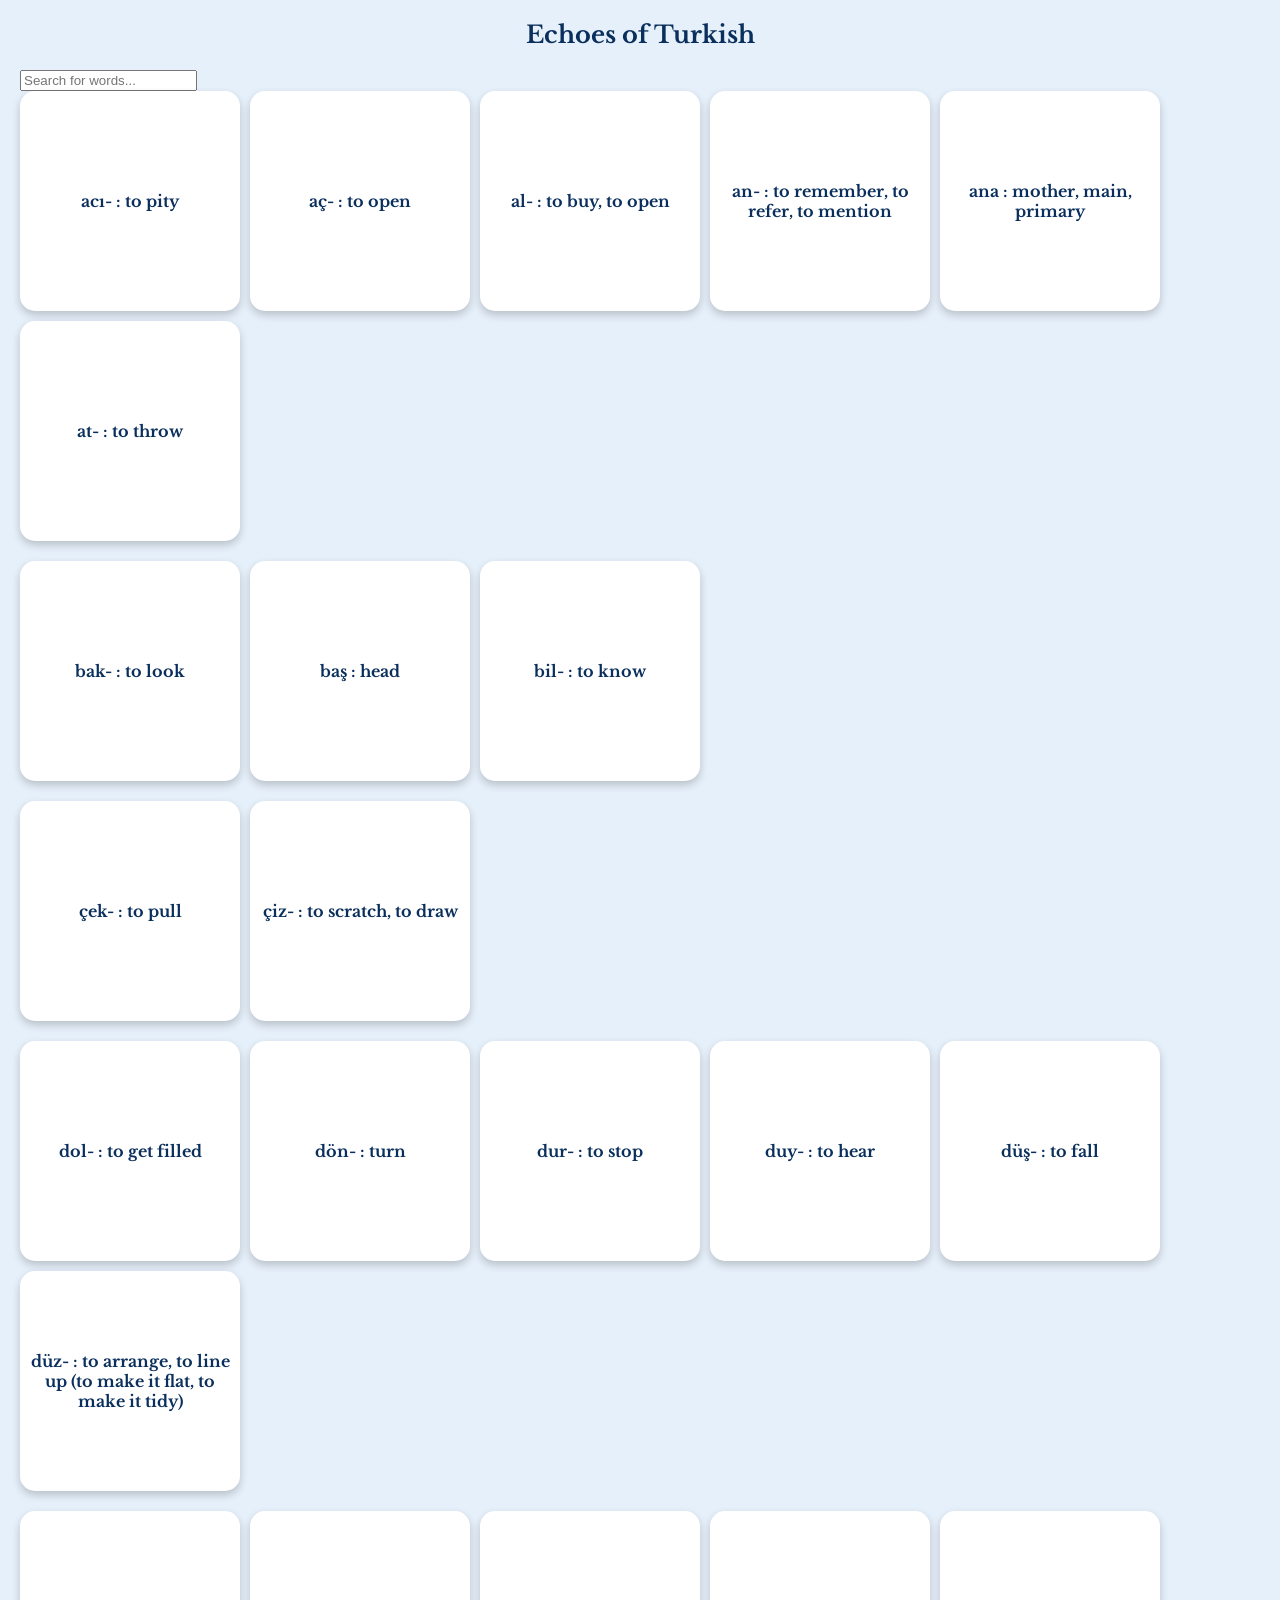
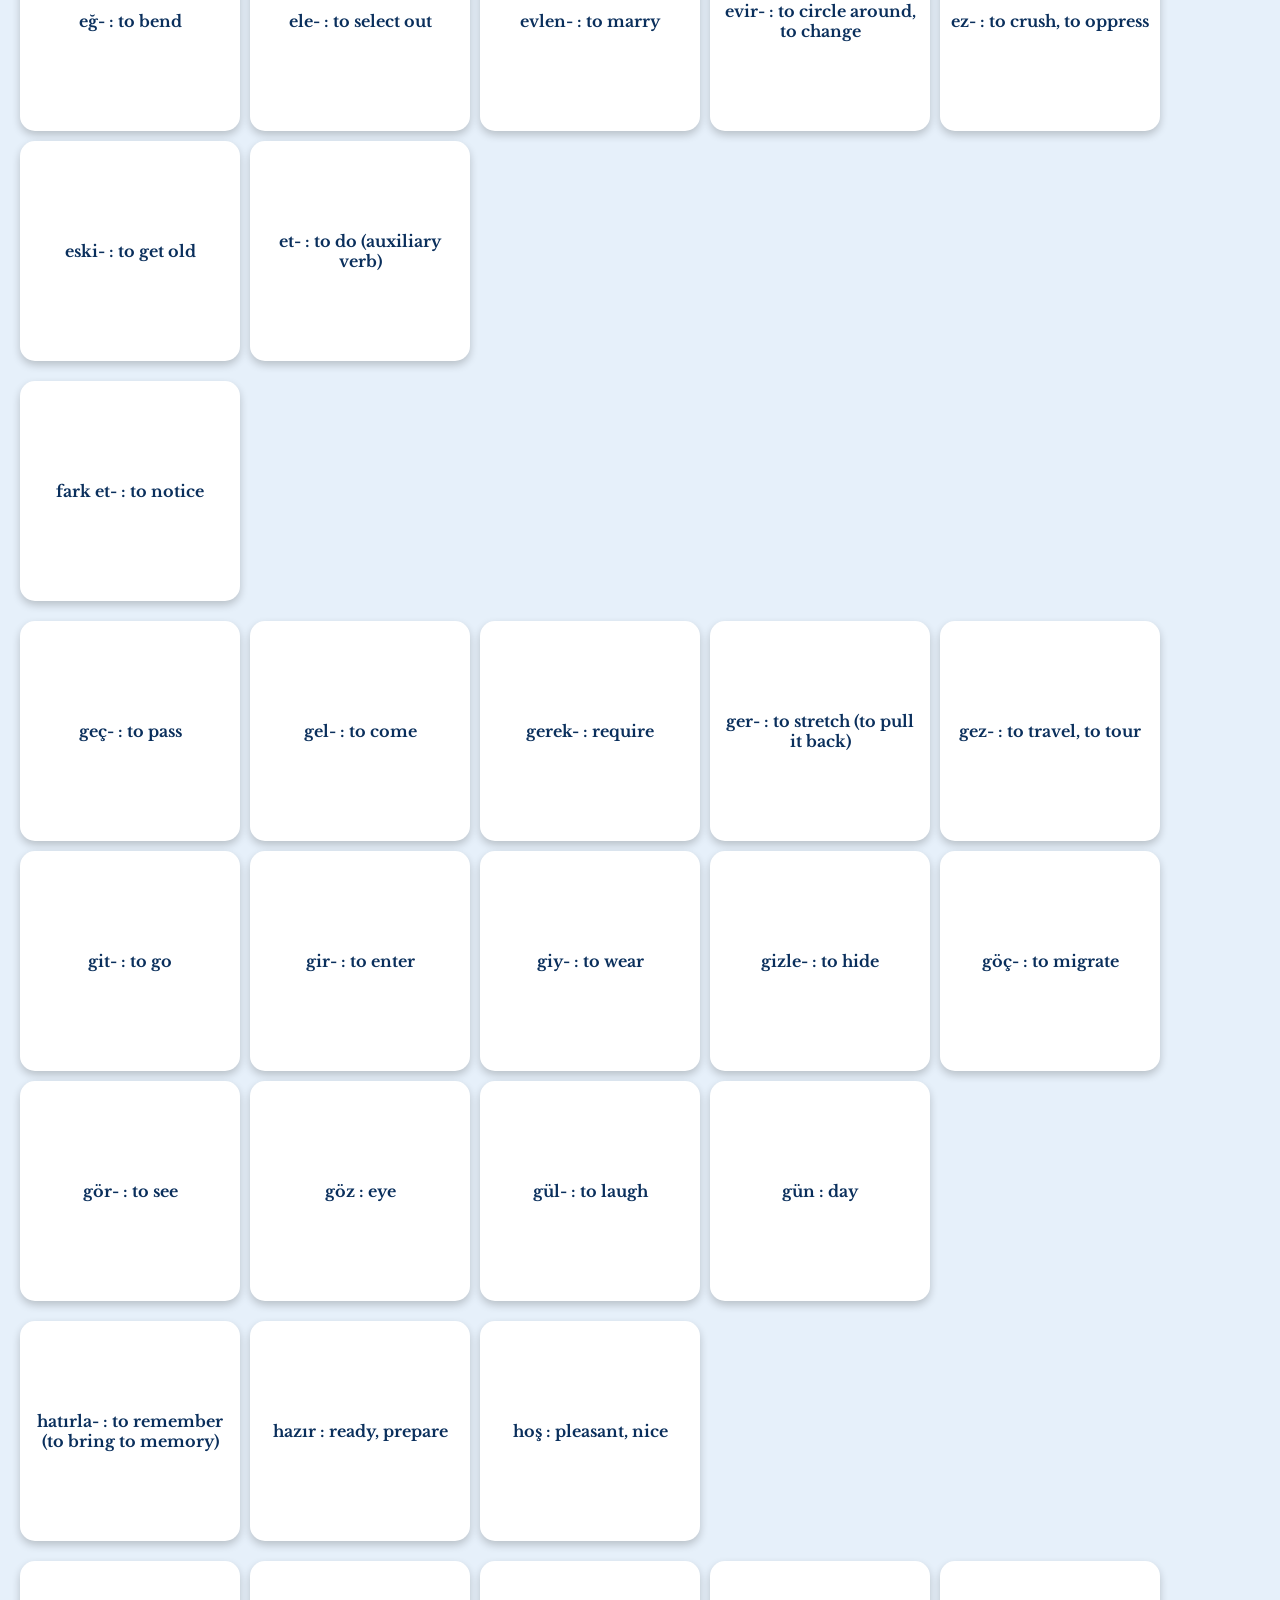
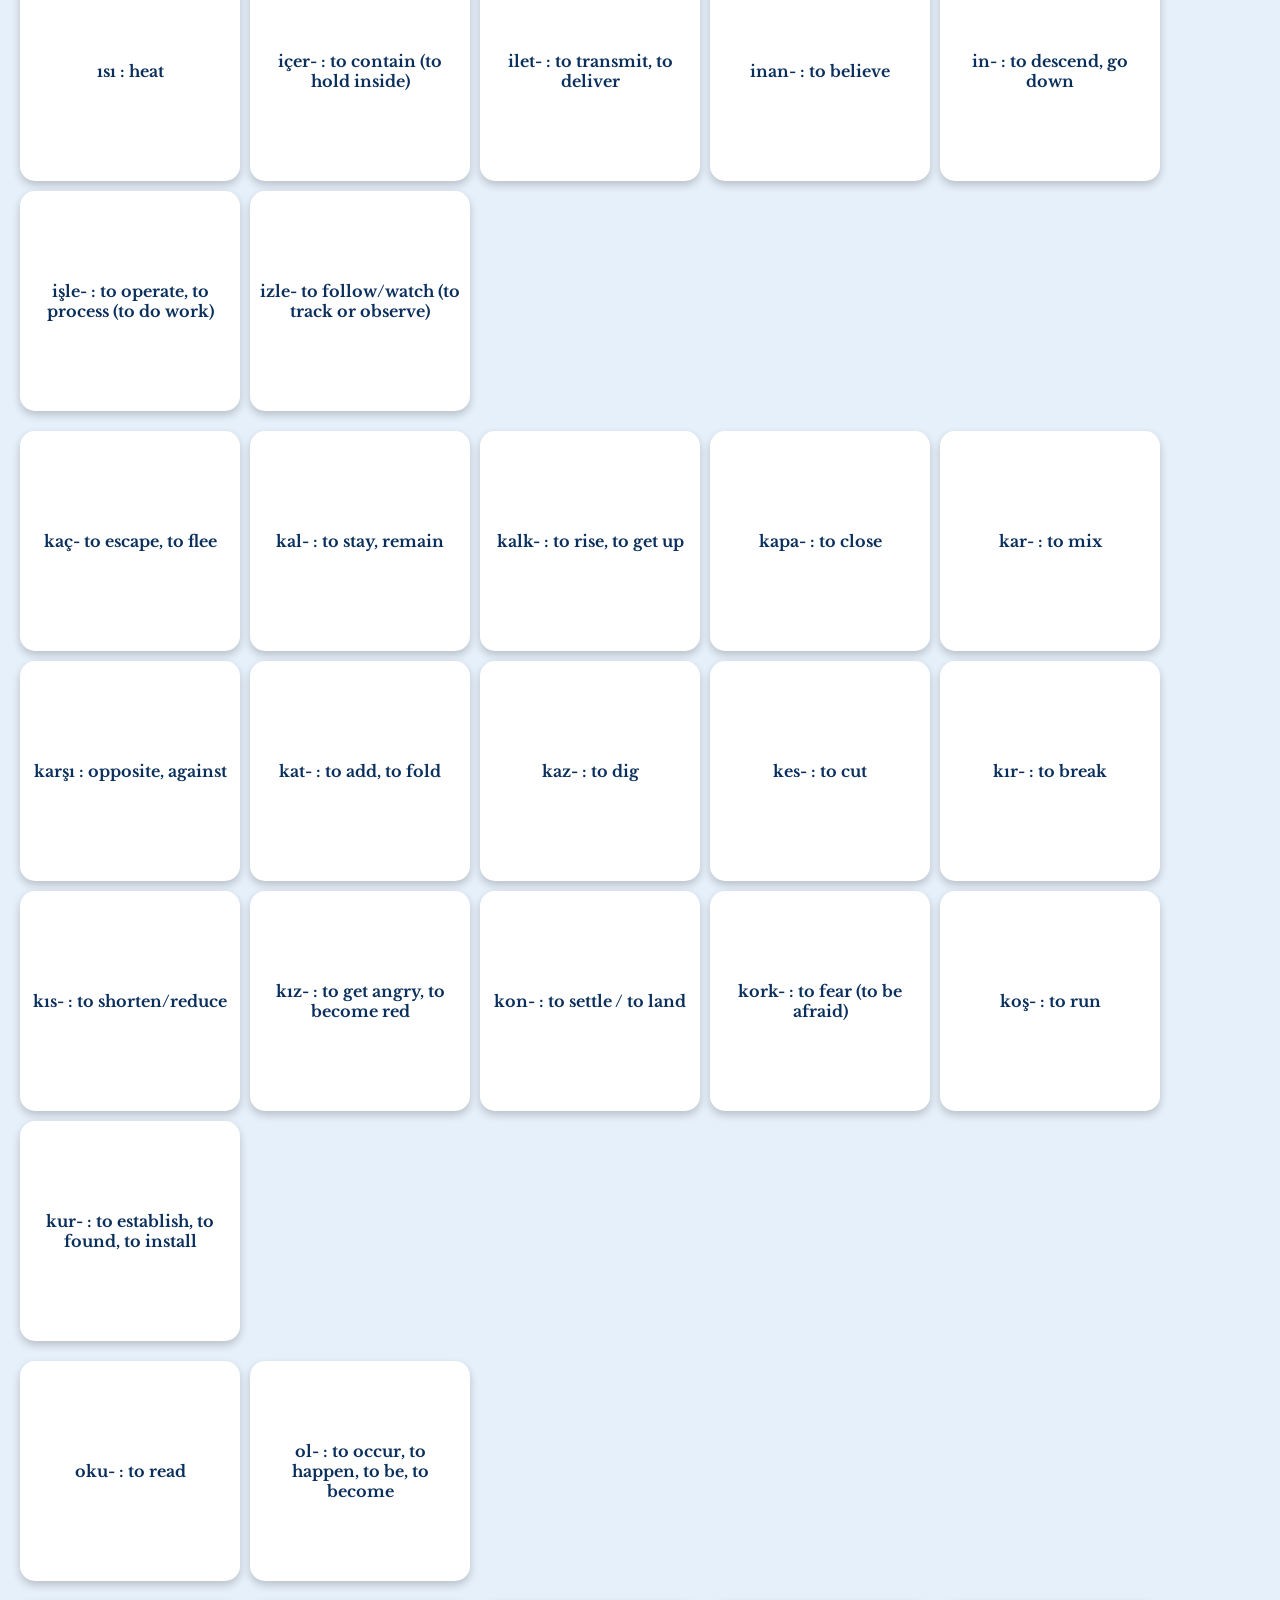
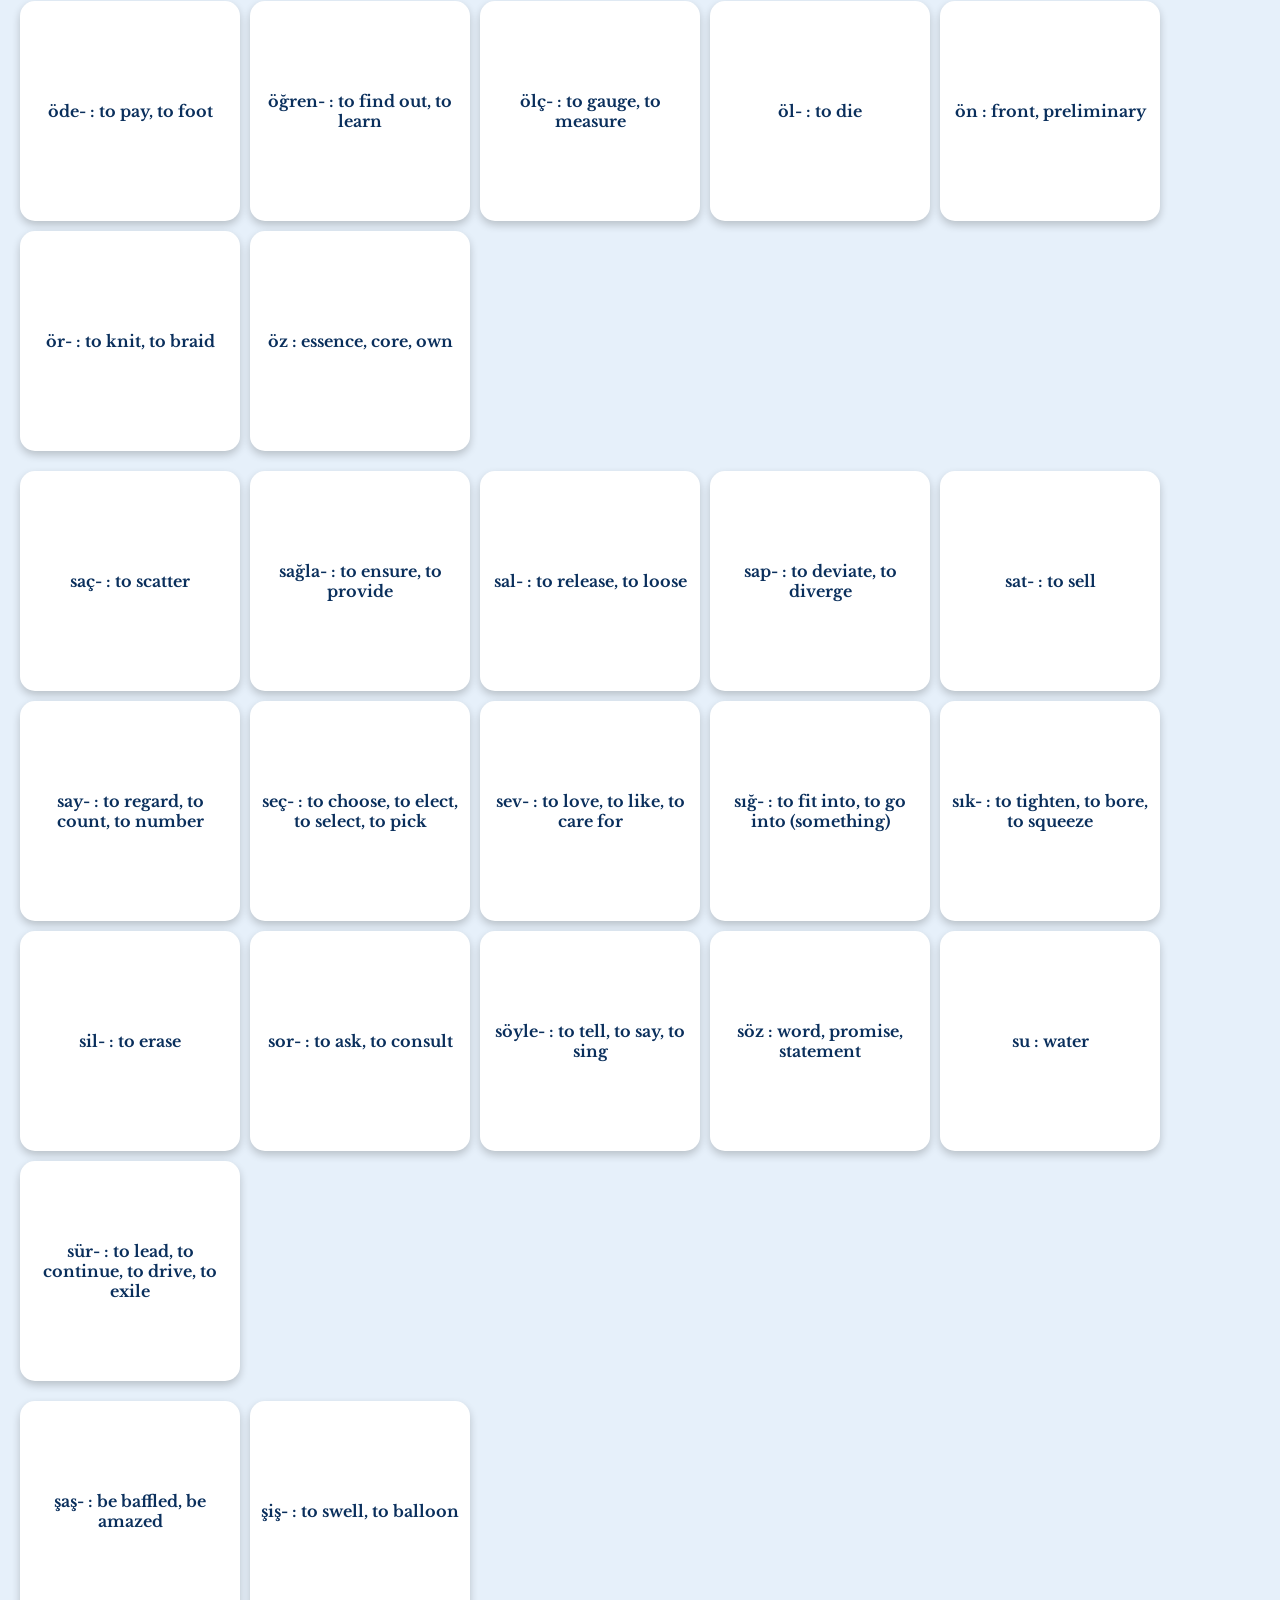
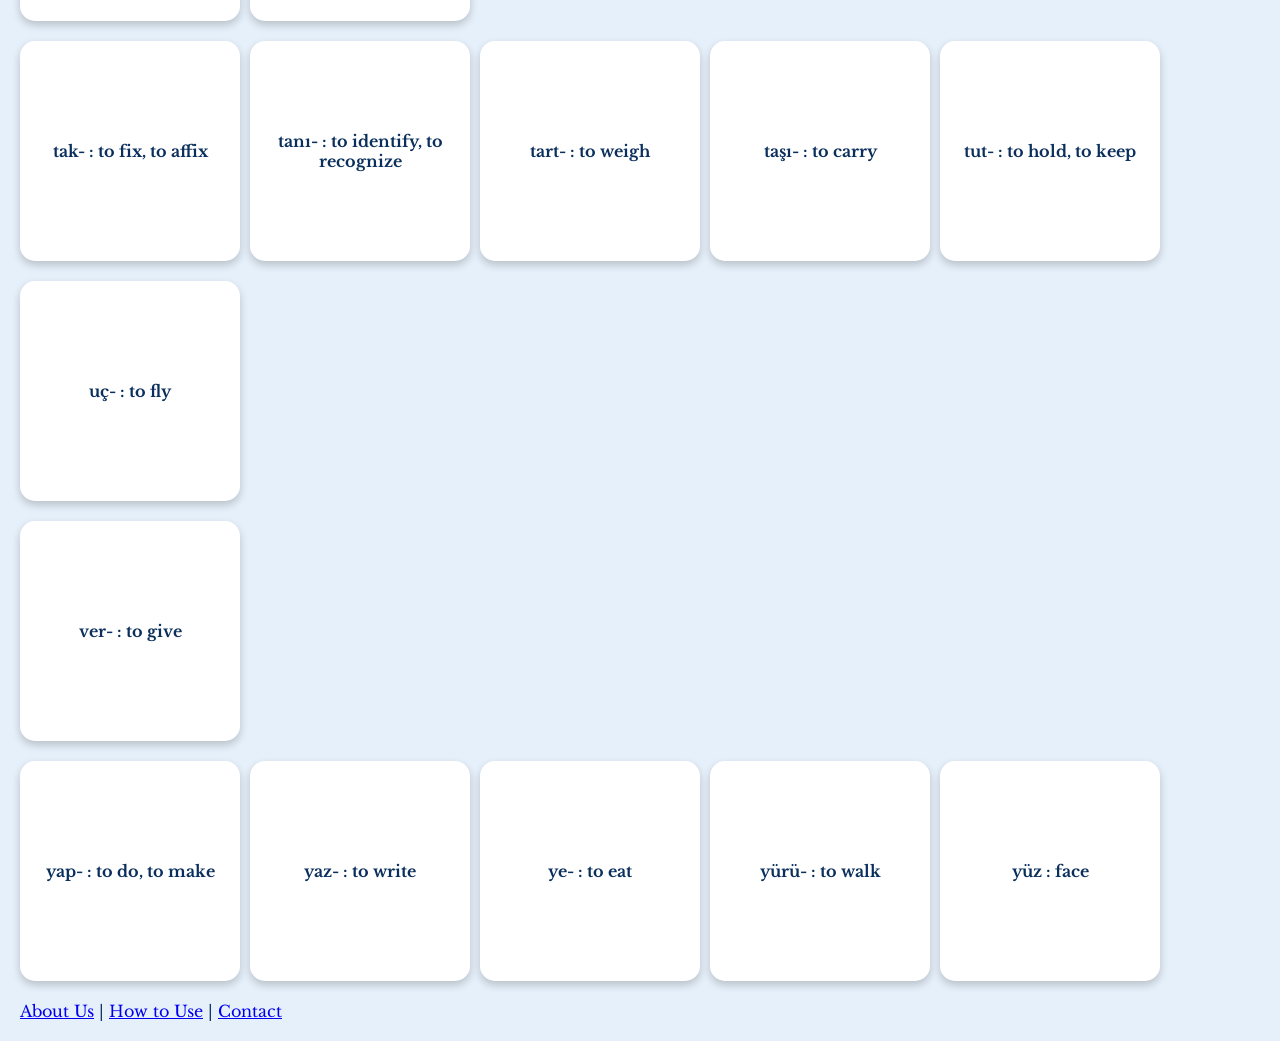
<file: index.html>
<!DOCTYPE html>
<html lang="tr">
<head>
  <meta charset="UTF-8" />
  <meta name="viewport" content="width=device-width, initial-scale=1.0" />
  <title>Echoes of Turkish</title>
  <link href="https://fonts.googleapis.com/css2?family=Libre+Baskerville&display=swap" rel="stylesheet">
  <style>
    body {
      font-family: 'Libre Baskerville', serif;
      margin: 0;
      padding: 20px;
      background-color: #e6f0fa;
      color: #0a2f5c;
    }
    header {
      font-size: 24px;
      font-weight: bold;
      text-align: center;
      margin-bottom: 20px;
    }
    .row {
      display: flex;
      flex-wrap: wrap;
      margin-bottom: 40px;
      gap: 30px;
      justify-content: flex-start;
    }
    .flip-card {
      background-color: transparent;
      width: 200px;
      height: 200px;
      perspective: 1000px;
    }
    .flip-card-inner {
      position: relative;
      width: 100%;
      height: 100%;
      text-align: center;
      transition: transform 0.6s;
      transform-style: preserve-3d;
    }
    .flip-card:hover .flip-card-inner {
      transform: rotateY(180deg);
    }
    .flip-card-front, .flip-card-back {
      position: absolute;
      width: 100%;
      height: 100%;
      backface-visibility: hidden;
      display: flex;
      align-items: center;
      justify-content: center;
      flex-direction: column;
      border-radius: 15px;
      box-shadow: 0 4px 8px rgba(0,0,0,0.2);
      padding: 10px;
      background-color: white;
      overflow-y: auto;
    }
    .flip-card-front {
      font-weight: bold;
    }
    .flip-card-back {
      transform: rotateY(180deg);
      font-size: 14px;
      line-height: 1.5;
    }
  </style>
</head>
<body>
  <header>Echoes of Turkish</header>
  <input type="text" id="searchBar" placeholder="Search for words...">

<div class="container">
<div class="row">

        <div class="flip-card">
          <div class="flip-card-inner">
            <div class="flip-card-front">acı- : to pity</div>
            <div class="flip-card-back">acı: pain, bitter<br>acıt- : to hurt<br>acılı: spicy</div>
          </div>
        </div>
        
        <div class="flip-card">
          <div class="flip-card-inner">
            <div class="flip-card-front">aç- : to open</div>
            <div class="flip-card-back">açık: open<br>açılış: opening<br>acık- : to get hungry (the stomach opens up)<br>açıkça: clearly<br>açıkla-: to explian (making it more open<br>açıklama: explanation<br>açıl-: to open up, to unfold<br>açlık: hunger (stomach is open and empty)</div>
          </div>
        </div>
        
        <div class="flip-card">
          <div class="flip-card-inner">
            <div class="flip-card-front">al- : to buy, to open</div>
            <div class="flip-card-back">alış: buying, receiving<br>alım: purchase, intake<br>alıcı: receiver</div>
          </div>
        </div>
        
        <div class="flip-card">
          <div class="flip-card-inner">
            <div class="flip-card-front">an- : to remember, to refer, to mention</div>
            <div class="flip-card-back">anı: memory<br>anıt: monument</div>
          </div>
        </div>
        
        <div class="flip-card">
          <div class="flip-card-inner">
            <div class="flip-card-front">ana : mother, main, primary</div>
            <div class="flip-card-back">anayol: main road<br>anakara: main land<br>anayasa: constitution <br>anasayfa: main page</div>
          </div>
        </div>
        
        <div class="flip-card">
          <div class="flip-card-inner">
            <div class="flip-card-front">at- : to throw</div>
            <div class="flip-card-back">atış: throw, shot<br>atık: waste<br>atkı: scarf (you throw it over your shoulder<br>ata-: to appoint (you throw someone to do the job)<br>atardamar: artery</div>
          </div>
        </div>
        </div>
<div class="row">

        <div class="flip-card">
          <div class="flip-card-inner">
            <div class="flip-card-front">bak- : to look</div>
            <div class="flip-card-back">bakım: care, maintenance<br>bakıcı: caretaker<br>bakış: glance, view, approach</div>
          </div>
        </div>
        
        <div class="flip-card">
          <div class="flip-card-inner">
            <div class="flip-card-front">baş : head</div>
            <div class="flip-card-back">başla-: to start<br>başlangıç: beginning<br>başlık: title (header)<br>başkaldırmak: to rebel (you rise your head)<br>başvuru: request, application (you hit your head)<br>başkent</div>
          </div>
        </div>
        
        <div class="flip-card">
          <div class="flip-card-inner">
            <div class="flip-card-front">bil- : to know</div>
            <div class="flip-card-back">bildiri: notice, announcement<br>bilge: wise<br>bilgi: information<br>bilmece: riddle</div>
          </div>
        </div>
        </div>
<div class="row">

        <div class="flip-card">
          <div class="flip-card-inner">
            <div class="flip-card-front">çek- : to pull</div>
            <div class="flip-card-back">çekim: the attractiveness, the filming, the conjugation<br>çekici: attractive, charming, tow truck<br>çekiliş: raffle, draw (you pull the result from a box)<br>çekimser: abstainer, uncommited (you pull yourself away from the topic)</div>
          </div>
        </div>
        
        <div class="flip-card">
          <div class="flip-card-inner">
            <div class="flip-card-front">çiz- : to scratch, to draw</div>
            <div class="flip-card-back">çizer: illustrator <br>çizgi: line<br>çizik: scratch<br>çizim: drawing</div>
          </div>
        </div>
        </div>
<div class="row">

        <div class="flip-card">
          <div class="flip-card-inner">
            <div class="flip-card-front">dol- : to get filled</div>
            <div class="flip-card-back">dolu: full<br>dolmuş: collective taksi<br>dolma: dolma (the stuffed food)<br>doldur-: to fill</div>
          </div>
        </div>
        
        <div class="flip-card">
          <div class="flip-card-inner">
            <div class="flip-card-front">dön- : turn</div>
            <div class="flip-card-back">dönüş: return, rotation<br>döner: döner (it turns)<br>dönüşüm: transformation<br>dönem: era, period <br>dönemsel: periodical, seasonal<br>döngü: loop<br>dönüm noktası: turning point, milestone<br>dönüştür-: to transform</div>
          </div>
        </div>
        
        <div class="flip-card">
          <div class="flip-card-inner">
            <div class="flip-card-front">dur- : to stop</div>
            <div class="flip-card-back">duruş: stand, posture, position (how you stand)<br>durum: situation<br>durak: stop (transportation)<br>durağan: stable, actless<br>durgun: still, calm<br>durdur-: to make it stop<br>duruşma: trail</div>
          </div>
        </div>
        
        <div class="flip-card">
          <div class="flip-card-inner">
            <div class="flip-card-front">duy- : to hear</div>
            <div class="flip-card-back">duyu: sense<br>duygu: feeling<br>duyar: sensible<br>duyarlı: sensitive, responsive<br>duygulan-: to get emotional<br>duygusal: emotional<br>duyur-: to announce<br>duyuru: announcement</div>
          </div>
        </div>
        
        <div class="flip-card">
          <div class="flip-card-inner">
            <div class="flip-card-front">düş- : to fall</div>
            <div class="flip-card-back">düşüş: the fall<br>düşük: low<br>düşür-: to drop, to make it fall, to reduce, to topple</div>
          </div>
        </div>
        
        <div class="flip-card">
          <div class="flip-card-inner">
            <div class="flip-card-front">düz- : to arrange, to line up (to make it flat, to make it tidy)</div>
            <div class="flip-card-back">düz: flat<br>düzen: order<br>düzenli: tidy, regular<br>düzenek: set up, machinery<br>düzenle-: to organize<br>düzey: level, surface<br>düzlük: plain, flatness</div>
          </div>
        </div>
        </div>
<div class="row">

        <div class="flip-card">
          <div class="flip-card-inner">
            <div class="flip-card-front">eğ- : to bend</div>
            <div class="flip-card-back">eğim: slope, tilt<br>eğik: skewed, leaned<br>eğilim: tendency<br>eğimli: liable, prone to<br>eğitim: education (the school shapes and bends you)<br>eğitici: educational<br>eğitimli: educated<br>eğitimsiz: untrained<br>eğit-: to teach, to tame</div>
          </div>
        </div>
        
        <div class="flip-card">
          <div class="flip-card-inner">
            <div class="flip-card-front">ele- : to select out</div>
            <div class="flip-card-back">eleme: elimination by selection<br>elenme: elimination, disqualified<br>elek: sieve, strainer<br>eleştir-: to criticize<br>eleştiri: criticism<br>eleştirmen: critic, reviewer</div>
          </div>
        </div>
        
        <div class="flip-card">
          <div class="flip-card-inner">
            <div class="flip-card-front">evlen- : to marry</div>
            <div class="flip-card-back">evli: married<br>evsiz: homeless<br>ev: home<br>evcil: domestic, tamed<br>evcilleştir-: to tame</div>
          </div>
        </div>
        
        <div class="flip-card">
          <div class="flip-card-inner">
            <div class="flip-card-front">evir- : to circle around, to change</div>
            <div class="flip-card-back">evren: the universe (it constanly turns)<br>evrensel: universal<br>evrim: evolution<br>çevir-: to turn, to circle around<br>çevre: environment, habitat, network<br>çevreci: environmentalist</div>
          </div>
        </div>
        
        <div class="flip-card">
          <div class="flip-card-inner">
            <div class="flip-card-front">ez- : to crush, to oppress</div>
            <div class="flip-card-back">ezik: loser, crushed<br>ezici: overwhelming, crushed, oppressor<br>ezilmek: to get crushed<br>eziyet: torment, pain, torture</div>
          </div>
        </div>
        
        <div class="flip-card">
          <div class="flip-card-inner">
            <div class="flip-card-front">eski- : to get old</div>
            <div class="flip-card-back">eski: old<br>eskit-: to make it old<br>eskici: antique shop, junk dealer</div>
          </div>
        </div>
        
        <div class="flip-card">
          <div class="flip-card-inner">
            <div class="flip-card-front">et- : to do (auxiliary verb)</div>
            <div class="flip-card-back">etki: impact, influence<br>etkile-: to impress<br>etkili: effective, influential<br>etkileşim: interaction<br>etkin: active, effective<br>etmen: factor, element, component<br>etkinlik: activity</div>
          </div>
        </div>
        </div>
<div class="row">

        <div class="flip-card">
          <div class="flip-card-inner">
            <div class="flip-card-front">fark et- : to notice</div>
            <div class="flip-card-back">fark: difference<br>farklı: different</div>
          </div>
        </div>
        </div>
<div class="row">

        <div class="flip-card">
          <div class="flip-card-inner">
            <div class="flip-card-front">geç- : to pass</div>
            <div class="flip-card-back">geç: late<br>gecik-: to be late<br>geçit: pass, gateway<br>geçmiş: past<br>geçerli: valid, operative (it can pass)<br>geçerlilik: validity, relevance<br>geçici: temporal<br>geçim: subsistence, livelihood (how they pass)<br>geçiş: passage, transition</div>
          </div>
        </div>
        
        <div class="flip-card">
          <div class="flip-card-inner">
            <div class="flip-card-front">gel- : to come</div>
            <div class="flip-card-back">gelir: income<br>geliş: arrival<br>gelgit: sea tide (it comes and goes)<br>gelenek: tradition (how it came to this day)<br>gelişim: progress, development<br>geleneksel: traditional<br>geliş-: to improve<br>gelişmiş: developt<br>geliştir-: to enhance</div>
          </div>
        </div>
        
        <div class="flip-card">
          <div class="flip-card-inner">
            <div class="flip-card-front">gerek- : require</div>
            <div class="flip-card-back">gerek: need, necessity<br>gerekçe: justification, reason<br>gerekli: essential, required<br>gereksiz: unnecessary</div>
          </div>
        </div>
        
        <div class="flip-card">
          <div class="flip-card-inner">
            <div class="flip-card-front">ger- : to stretch (to pull it back)</div>
            <div class="flip-card-back">geri: back<br>gergin: strained, nervous, tense<br>gerginlik: tension<br>gerici: reactionary, obscuratist<br>gerilim: tension, thriller, voltage<br>gerilmek: to tense up, to be stressed</div>
          </div>
        </div>
        
        <div class="flip-card">
          <div class="flip-card-inner">
            <div class="flip-card-front">gez- : to travel, to tour</div>
            <div class="flip-card-back">gezi: trip<br>gezin-: to walk around, to hover<br>gezgin: traveller<br>gezegen: planet<br>gezinti: ride, tour, stroll</div>
          </div>
        </div>
        
        <div class="flip-card">
          <div class="flip-card-inner">
            <div class="flip-card-front">git- : to go</div>
            <div class="flip-card-back">gidiş: going, departure<br>gider: expence (it goes away)<br>gidişat: course of events (how it goes)</div>
          </div>
        </div>
        
        <div class="flip-card">
          <div class="flip-card-inner">
            <div class="flip-card-front">gir- : to enter</div>
            <div class="flip-card-back">giriş: entrance, introduction<br>girdi: input<br>girişim: initiative, enterprise (the thing that enters to do something)<br>girişimci: entrepreneur (the one who enters to a market)<br>girişken: sociable (the one who enters into lives, possibilities)</div>
          </div>
        </div>
        
        <div class="flip-card">
          <div class="flip-card-inner">
            <div class="flip-card-front">giy- : to wear</div>
            <div class="flip-card-back">giydir-: to dress<br>giyim: clothing<br>giysi: clothes</div>
          </div>
        </div>
        
        <div class="flip-card">
          <div class="flip-card-inner">
            <div class="flip-card-front">gizle- : to hide</div>
            <div class="flip-card-back">gizli: hidden, secret<br>gizem: mystery<br>gizemli: mysterious<br>gizlen-: to hide out<br>gizlice: secretly, by stealth<br>gizlilik: confidentiality, privacy</div>
          </div>
        </div>
        
        <div class="flip-card">
          <div class="flip-card-inner">
            <div class="flip-card-front">göç- : to migrate</div>
            <div class="flip-card-back">göçmen: immigrant<br>göçebe: nomad<br>göç: immigration</div>
          </div>
        </div>
        
        <div class="flip-card">
          <div class="flip-card-inner">
            <div class="flip-card-front">gör- : to see</div>
            <div class="flip-card-back">görgü: manners (what you saw from your parents)<br>görüntü: display, image<br>görsel: visual<br>görüş: sight, opinion, remark (how you saw it)<br>görünüm: appearance, outlook<br>görgülü: kind, mannerly<br>görgüsüzlük: lack of manners<br>görül-: to be seen (to be perceived or noticed)<br>görünüş: appearance (how something is seen)<br>görüş: opinion/vision (act of seeing or perceiving)<br>görüş-: to meet, to have a conversation (to see each other mutually)<br>gösterge: indicator (thing that shows)<br>gösteri: show/performance (act of showing)<br>gösteriş: ostentation (showiness, act of showing off)<br>göster-: to show (make something seen)</div>
          </div>
        </div>
        
        <div class="flip-card">
          <div class="flip-card-inner">
            <div class="flip-card-front">göz : eye</div>
            <div class="flip-card-back">gözle-: to observe (to use the eye actively)<br>gözcü: watchman (one who watches)<br>gözlem: observation (the act of watching)<br>gözaltı: custody (under surveillance, observation)<br>gözlemle-: to observe<br>gözetle-:  to observe, to watch carefully (to put an eye on something)<br>gözetmen: watchman  (one who watches over)<br>gözlemci: observer (one who observes)<br>gözlük: glasses (thing related to eyes)<br>gözlükçü: optician (one who sells/makes glasses)<br>gözyaşı: tear (eye water)<br>gözük-: to appear (to be seen)</div>
          </div>
        </div>
        
        <div class="flip-card">
          <div class="flip-card-inner">
            <div class="flip-card-front">gül- : to laugh</div>
            <div class="flip-card-back">gülüş: laugh, smile (the act or sound of laughing)<br>gülümse-: to smile<br>güldür- : to make someone laugh<br>güle güle: goodbye (said to someone leaving, literally “laughing, laughing”)<br>güldürü : comedy</div>
          </div>
        </div>
        
        <div class="flip-card">
          <div class="flip-card-inner">
            <div class="flip-card-front">gün : day</div>
            <div class="flip-card-back">güncel: current, up to date (belonging to the day)<br>güncelle-: to update (act of making something up to date)<br>günlük: daily, diary (thing related to day)<br>güneş: sun (source of daylight)<br>gündelik: daily, everyday (something belonging to the day)<br>gündüz: morning, daytime<br>güney: south (direction of the sun at midday)<br>güneşlen-: to sunbathe (to be in the sun)<br>güneşli: sunny<br>günübirlik: one-day (lasting a single day)</div>
          </div>
        </div>
        </div>
<div class="row">

        <div class="flip-card">
          <div class="flip-card-inner">
            <div class="flip-card-front">hatırla- : to remember (to bring to memory)</div>
            <div class="flip-card-back">hatıra: souvenir, memory (something remembered)<br>hatırlat-: to remind (to cause to remember)</div>
          </div>
        </div>
        
        <div class="flip-card">
          <div class="flip-card-inner">
            <div class="flip-card-front">hazır : ready, prepare</div>
            <div class="flip-card-back">hazırla-: to prepare<br>hazırlan-: to get ready <br>hazırlık: preparation<br>hazırlıklı: prepared<br>hazırcevap: quick-witted (ready with an answer)</div>
          </div>
        </div>
        
        <div class="flip-card">
          <div class="flip-card-inner">
            <div class="flip-card-front">hoş : pleasant, nice</div>
            <div class="flip-card-back">hoşlan-: to like (to feel pleasure from)<br>hoşçakal: goodbye (literally “stay pleasant”)<br>hoşgörü: tolerance (the skill of seeing goodness in others)<br>hoşgörülü: tolerant<br>hoşnut: content, pleased</div>
          </div>
        </div>
        </div>
<div class="row">

        <div class="flip-card">
          <div class="flip-card-inner">
            <div class="flip-card-front">ısı : heat</div>
            <div class="flip-card-back">ısın-: to warm up<br>ısıtıcı: heater<br>ısıtma: heating</div>
          </div>
        </div>
        
        <div class="flip-card">
          <div class="flip-card-inner">
            <div class="flip-card-front">içer- : to contain (to hold inside)</div>
            <div class="flip-card-back">iç: inside<br>içerle-: to resent, get angry (figurative “to hold inside”)<br>içerik: content (that which is inside)<br>içgüdü:  instinct (inner feeling)<br>içsel: internal, inner<br>içten: sincere (from the inside)</div>
          </div>
        </div>
        
        <div class="flip-card">
          <div class="flip-card-inner">
            <div class="flip-card-front">ilet- : to transmit, to deliver</div>
            <div class="flip-card-back">ileti: input, message (something transmitted)<br>iletişim: communication (the act of transmitting messages)<br>iletken: conductor (that which transmits)</div>
          </div>
        </div>
        
        <div class="flip-card">
          <div class="flip-card-inner">
            <div class="flip-card-front">inan- : to believe</div>
            <div class="flip-card-back">inanç: belief<br>inançlı: faithful (having belief)<br>inandır-:  to convince (to cause belief)<br>inanılmaz: unbelievable (not able to be believed)</div>
          </div>
        </div>
        
        <div class="flip-card">
          <div class="flip-card-inner">
            <div class="flip-card-front">in- : to descend, go down</div>
            <div class="flip-card-back">iniş: descent (the act of going down)<br>indirim: discount (a reduction, going down in price)<br>indir-: to lower, to download (to cause to go down)</div>
          </div>
        </div>
        
        <div class="flip-card">
          <div class="flip-card-inner">
            <div class="flip-card-front">işle- : to operate, to process (to do work)</div>
            <div class="flip-card-back">iş: work<br>işlem: process (an act of working)<br>işlek: busy (frequently worked or used)<br>işçi: worker<br>işlet-: to run/operate (to make function)<br>işgücü: workforce (power of labor)<br>işadamı: businessman<br>işlev: function (role or task in work)<br>işlevsel: functional<br>işsiz: unemployed<br>işyeri: workplace<br>işveren: employer (one who gives work)</div>
          </div>
        </div>
        
        <div class="flip-card">
          <div class="flip-card-inner">
            <div class="flip-card-front">izle- to follow/watch (to track or observe)</div>
            <div class="flip-card-back">izlenim: impression (what’s observed)<br>izleyici: viewer, follower<br>izlenme: being watched (passive form)</div>
          </div>
        </div>
        </div>
<div class="row">

        <div class="flip-card">
          <div class="flip-card-inner">
            <div class="flip-card-front">kaç- to escape, to flee</div>
            <div class="flip-card-back">kaçak: fugitive, illegal<br>kaçakçı: smuggler<br>kaçamak: evasive, secretive (sneaky action)<br>kaçık: crazy (figuratively "escaped")<br>kaçın-: to avoid (to escape from)<br>kaçınılmaz: inevitable (not escapable)<br>kaçır-: to kidnap, to miss (to cause escape)<br>kaçış: escape (act of fleeing)</div>
          </div>
        </div>
        
        <div class="flip-card">
          <div class="flip-card-inner">
            <div class="flip-card-front">kal- : to stay, remain</div>
            <div class="flip-card-back">kalıcı: permanent (able to stay)<br>kalıntı: remains (leftovers)<br>kalış: stay<br>kalıtsal: hereditary (passed on, remaining through generations)</div>
          </div>
        </div>
        
        <div class="flip-card">
          <div class="flip-card-inner">
            <div class="flip-card-front">kalk- : to rise, to get up</div>
            <div class="flip-card-back">kalkış: departure (act of rising)<br>kalkın-: to develop (to rise in status)</div>
          </div>
        </div>
        
        <div class="flip-card">
          <div class="flip-card-inner">
            <div class="flip-card-front">kapa- : to close</div>
            <div class="flip-card-back">kapı: door<br>kapak: cover, lid<br>kapanış: closing<br>kapalı: closed<br>kapan: trap (something that closes in)<br>kapsam: scope (what is cover)<br>kapıcı: doorman</div>
          </div>
        </div>
        
        <div class="flip-card">
          <div class="flip-card-inner">
            <div class="flip-card-front">kar- : to mix</div>
            <div class="flip-card-back">karışım: mixture<br>karışık: mixed, messy<br>karmaşa: confusion (state of mixing)<br>karmaşık: complicated</div>
          </div>
        </div>
        
        <div class="flip-card">
          <div class="flip-card-inner">
            <div class="flip-card-front">karşı : opposite, against</div>
            <div class="flip-card-back">karşı çık-: to oppose<br>karşılama: greeting, welcome (facing someone)<br>karşıla-: to greet<br>karşılaş-: to encounter (to meet face-to-face)<br>karşılık: response, return (opposing part)<br>karşılıklı: mutual<br>karşıt: opposing, opposite</div>
          </div>
        </div>
        
        <div class="flip-card">
          <div class="flip-card-inner">
            <div class="flip-card-front">kat- : to add, to fold</div>
            <div class="flip-card-back">katıl-:  to join (to be added)<br>katman: layer (added on top)<br>katkı: contribution (what’s added)<br>katla-: to fold<br>katlan-: to be folded, to endure</div>
          </div>
        </div>
        
        <div class="flip-card">
          <div class="flip-card-inner">
            <div class="flip-card-front">kaz- : to dig</div>
            <div class="flip-card-back">kazı: excavation<br>kazma: pickaxe (digging tool)<br>kazıkla-: to swindle (figuratively “to spike”)<br>kazan-: too win, to earn<br>kazanç: gain, profit</div>
          </div>
        </div>
        
        <div class="flip-card">
          <div class="flip-card-inner">
            <div class="flip-card-front">kes- : to cut</div>
            <div class="flip-card-back">kesik: cut<br>kesinti: interruption<br>kestirme: shortcut<br>keskin: sharp<br>kesim: cutting, section<br>kesin: definite<br>kesinlikle: definitely<br>kesit: cross-section</div>
          </div>
        </div>
        
        <div class="flip-card">
          <div class="flip-card-inner">
            <div class="flip-card-front">kır- : to break</div>
            <div class="flip-card-back">kırık: broken<br>kırıcı: breaking/offensive<br>kırgın: hurt/offended<br>kırılgan: fragile<br>kırıntı: crumb (broken pieces)<br>kırışık: wrinkled</div>
          </div>
        </div>
        
        <div class="flip-card">
          <div class="flip-card-inner">
            <div class="flip-card-front">kıs- : to shorten/reduce</div>
            <div class="flip-card-back">kısa: short<br>kısalt-: to shorten<br>kısık: low (dimmed)<br>kısıtla-: to restrict<br>kısıtlı: limited</div>
          </div>
        </div>
        
        <div class="flip-card">
          <div class="flip-card-inner">
            <div class="flip-card-front">kız- : to get angry, to become red</div>
            <div class="flip-card-back">kızar-: to blush / to fry (turn red)<br>kızart-: to fry (to make red/hot)<br>kızdır-: to anger (to make someone angry, therefore red) <br>kızgın: angry<br>kızıl</div>
          </div>
        </div>
        
        <div class="flip-card">
          <div class="flip-card-inner">
            <div class="flip-card-front">kon- : to settle / to land</div>
            <div class="flip-card-back">konuk: guest (one who settles briefly)<br>konak: mansion, stopover (place to stay)<br>konakla-: to stay<br>konukseverlik: hospitality<br>konum: location, position<br>konut: residence</div>
          </div>
        </div>
        
        <div class="flip-card">
          <div class="flip-card-inner">
            <div class="flip-card-front">kork- : to fear (to be afraid)</div>
            <div class="flip-card-back">korku: fear <br>korkak: coward (one who fears easily)<br>korkunç: frightening, terrible <br>korkut-: to scare (to cause fear)</div>
          </div>
        </div>
        
        <div class="flip-card">
          <div class="flip-card-inner">
            <div class="flip-card-front">koş- : to run</div>
            <div class="flip-card-back">koşu: run, running (the act of running)<br>koşucu: runner<br>koşul: koşul: condition (something that runs as a requirement)<br>koşullan-: koşullan-: to be conditioned (to develop a learned response, figuratively “to be set to run a pattern”)</div>
          </div>
        </div>
        
        <div class="flip-card">
          <div class="flip-card-inner">
            <div class="flip-card-front">kur- : to establish, to found, to install</div>
            <div class="flip-card-back">kurgu: editing, fiction, setup<br>kurmaca: fiction, plot<br>kurum: institution, establishment<br>kurumsal: institutional, corporate<br>kural: rule, order, code</div>
          </div>
        </div>
        </div>
<div class="row">

        <div class="flip-card">
          <div class="flip-card-inner">
            <div class="flip-card-front">oku- : to read</div>
            <div class="flip-card-back">okur: reader<br>okunaklı: readable, legible<br>okuryazar: literate</div>
          </div>
        </div>
        
        <div class="flip-card">
          <div class="flip-card-inner">
            <div class="flip-card-front">ol- : to occur, to happen, to be, to become</div>
            <div class="flip-card-back">oluş: being, becoming, formation<br>varoluş: existence, being, entity<br>olağan: usual, ordinary<br>olanak: opportunity, possibility, chance<br>olgun: mature, ripe<br>olgunlaş-: to ripen, to mature<br>olağanüstü: extraordinary, splendid<br>olumlu: positive, affirmative<br>olumsuz: negative, adverse<br>oluş-: to comprise of, to consist of<br>oluştur-: to constitute,to form<br>oluşum: formation, creation</div>
          </div>
        </div>
        </div>
<div class="row">

        <div class="flip-card">
          <div class="flip-card-inner">
            <div class="flip-card-front">öde- : to pay, to foot</div>
            <div class="flip-card-back">ödev: assignment, duty, task<br>ödenek: allowence, subvention<br>ödeme: payment, repayment<br>ödünç: loan, borrowed</div>
          </div>
        </div>
        
        <div class="flip-card">
          <div class="flip-card-inner">
            <div class="flip-card-front">öğren- : to find out, to learn</div>
            <div class="flip-card-back">öğrenim: learning, finding out<br>öğrenci: pupil, student, learner<br>öğretmen: teacher, professor, tutor<br>öğretim: teaching, education<br>öğüt: advice, consel<br>öğret-: to teach, to train</div>
          </div>
        </div>
        
        <div class="flip-card">
          <div class="flip-card-inner">
            <div class="flip-card-front">ölç- : to gauge, to measure</div>
            <div class="flip-card-back">ölçü: size, measure<br>ölçülü: restrained, measured<br>ölçek: scale<br>ölçüt: yardstick, standard, criterion</div>
          </div>
        </div>
        
        <div class="flip-card">
          <div class="flip-card-inner">
            <div class="flip-card-front">öl- : to die</div>
            <div class="flip-card-back">öldür-: to kill, to murder<br>ölü: dead<br>ölüm: death<br>ölümcül: deadly<br>ölümlü: mortal</div>
          </div>
        </div>
        
        <div class="flip-card">
          <div class="flip-card-inner">
            <div class="flip-card-front">ön : front, preliminary</div>
            <div class="flip-card-back">önce: previous, ago, before, first<br>öncelik: priority, precedence<br>öncü: pioneer, precursor<br>önder: leader, pratagonist<br>öner-: to propose, to offer, to suggest<br>öneri: proposal, offer, suggestion<br>önem: importance, significance<br>önemse-: to mind, to care about, to attach importance to<br>öngör-: to foresee, to predict<br>öngörü: foresight, anticipation, prediction<br>önle-: to prevent, to avoid, to prohibit<br>önlem: precaution, measure<br>önlük: apron, gown<br>önyargı: bias, prejudice</div>
          </div>
        </div>
        
        <div class="flip-card">
          <div class="flip-card-inner">
            <div class="flip-card-front">ör- : to knit, to braid</div>
            <div class="flip-card-back">örgü: knitting, braid<br>örgüt: organisation<br>örümcek: spider</div>
          </div>
        </div>
        
        <div class="flip-card">
          <div class="flip-card-inner">
            <div class="flip-card-front">öz : essence, core, own</div>
            <div class="flip-card-back">özdeş: identical<br>özel: particular, special, private<br>özerk: autonomous, sovereign<br>özgür: free, independent<br>özgeçmiş: resume, CV, background<br>özgün: authentic, unique<br>özlem: longing, yearning<br>özet: summary, abstract<br>özellikle: especially, particularly<br>özlü: consice, pithy<br>özgüven: self-confidence, self reliance<br>özne: subject, agent<br>öznel: subjective<br>özveri: devotion, self sacrifice</div>
          </div>
        </div>
        </div>
<div class="row">

        <div class="flip-card">
          <div class="flip-card-inner">
            <div class="flip-card-front">saç- : to scatter</div>
            <div class="flip-card-back">saçma: ridiculous, nonsensical, absurd<br>saçmala-: to bullshit, to drool<br>saçmalık: bullshit, nonsense<br>saçıl-: to strew, to be sprinkled</div>
          </div>
        </div>
        
        <div class="flip-card">
          <div class="flip-card-inner">
            <div class="flip-card-front">sağla- : to ensure, to provide</div>
            <div class="flip-card-back">sağlık: health, wellness<br>sağlam: solid, sturdy<br>sağlamlaş-: to indurate, to consolidate<br>sağ: right, alive<br>sağlamlaştır-: to strengten, to reinforce</div>
          </div>
        </div>
        
        <div class="flip-card">
          <div class="flip-card-inner">
            <div class="flip-card-front">sal- : to release, to loose</div>
            <div class="flip-card-back">salık: advice, recommendation<br>salgın: epidemic, outbreak<br>salıncak: swing, hammock<br>sallan-: to swing, to shake</div>
          </div>
        </div>
        
        <div class="flip-card">
          <div class="flip-card-inner">
            <div class="flip-card-front">sap- : to deviate, to diverge</div>
            <div class="flip-card-back">sapa: devious, off the road<br>sapık: pervert, pscyho<br>saptır-: to deflect, to distort<br>sapkın: aberrant, deviant</div>
          </div>
        </div>
        
        <div class="flip-card">
          <div class="flip-card-inner">
            <div class="flip-card-front">sat- : to sell</div>
            <div class="flip-card-back">satıcı: seller, vendor, dealer<br>satılık: on sale, on the market<br>satın al-: to purchase, to buy<br>satış: sales, sale, selling</div>
          </div>
        </div>
        
        <div class="flip-card">
          <div class="flip-card-inner">
            <div class="flip-card-front">say- : to regard, to count, to number</div>
            <div class="flip-card-back">sayaç: conter, meter<br>saygı: esteem, respect<br>saygın: reputable, prestigious<br>sayı: count, number<br>sayıkla-: to be delirious, to wander<br>sayıl-: to be counted<br>sayım: counting, census<br>sayın: honourable, esteemed<br>sayısal: quantitative, numerical<br>sayman: comptroller, bookkeeper</div>
          </div>
        </div>
        
        <div class="flip-card">
          <div class="flip-card-inner">
            <div class="flip-card-front">seç- : to choose, to elect, to select, to pick</div>
            <div class="flip-card-back">seçim: election, selection<br>seçkin: distinguished, outstanding<br>seçenek: option, choice, selection<br>seçici: selector, picky, selective<br>seçmen: voter, elector</div>
          </div>
        </div>
        
        <div class="flip-card">
          <div class="flip-card-inner">
            <div class="flip-card-front">sev- : to love, to like, to care for</div>
            <div class="flip-card-back">sevgi: love, affection<br>sevgili: darling, beloved (person associated with love)<br>sevecen: affection, endearing (tending to love)<br>sevil-: to be loved, to be liked<br>sevimli: cut, nice, pretty (having lovable qualities)<br>sevindir-: to make happy, to gladden, to rejoice<br>sevin-: to rejoice, to be glad<br>seviş-: to make love, to have sex (reciprocal action of loving)</div>
          </div>
        </div>
        
        <div class="flip-card">
          <div class="flip-card-inner">
            <div class="flip-card-front">sığ- : to fit into, to go into (something)</div>
            <div class="flip-card-back">sığdır-: to cram in, to squeeze<br>sığınak: sanctuary, shelter, bunker (place of refuge)<br>sığınmacı: refugee, asylum seeker<br>sığın-: to take refugee, to take shelter</div>
          </div>
        </div>
        
        <div class="flip-card">
          <div class="flip-card-inner">
            <div class="flip-card-front">sık- : to tighten, to bore, to squeeze</div>
            <div class="flip-card-back">sıkı: tight, firm, strict<br>sıkıcı: boring, dull<br>sıkıl-: to be bored, to feel embrassed<br>sıkıntı: distress, boredom (expressing the state of being squeezed/troubled)<br>sıkışık: congested, tight, jammed<br>sıklık: frequency, incidence<br>sıkıştır-: to jam, to compress<br>sıkıyönetim: state of siege, martial, law (strict rule/governanc)</div>
          </div>
        </div>
        
        <div class="flip-card">
          <div class="flip-card-inner">
            <div class="flip-card-front">sil- : to erase</div>
            <div class="flip-card-back">silgi: eraser (thing that erases)<br>silik: indistinct, meek (lacking clear presence, as if erased)<br>silecek: wiper (thing that wipes/cleans)</div>
          </div>
        </div>
        
        <div class="flip-card">
          <div class="flip-card-inner">
            <div class="flip-card-front">sor- : to ask, to consult</div>
            <div class="flip-card-back">soru: question, inquiry<br>sorgu: interrogation, query (formal or intense questioning)<br>sorgula-: to query, to interrogate<br>sorumlu: liable, responsible, in charge (one who is held to account)<br>sorumluluk: liability, responsability<br>sorun: troble, problem<br>sorunlu: problematical, troubled<br>soruştur-: to investigate, to enquire<br>soruştuma: investigation, probe</div>
          </div>
        </div>
        
        <div class="flip-card">
          <div class="flip-card-inner">
            <div class="flip-card-front">söyle- : to tell, to say, to sing</div>
            <div class="flip-card-back">söylen-: to grumble, to grouch<br>söylenti: rumor<br>söyleşi: conversation<br>söylem: discourse, rhetoric</div>
          </div>
        </div>
        
        <div class="flip-card">
          <div class="flip-card-inner">
            <div class="flip-card-front">söz : word, promise, statement</div>
            <div class="flip-card-back">sözcü: spokesman, rapporteur<br>sözcük: word, vocabulary<br>sözlük: dictionary, lexicon<br>sözde: so-called, supposed<br>sözel: verbal, linguistic<br>sözleşme: engagement, contract, agreement<br>sözlü: oral, verbal, verbatim</div>
          </div>
        </div>
        
        <div class="flip-card">
          <div class="flip-card-inner">
            <div class="flip-card-front">su : water</div>
            <div class="flip-card-back">sula-: to water, to irrigate<br>sulu: juicy, aqueous<br>suluboya: watercolor<br>sulandır-: to water, to dilute</div>
          </div>
        </div>
        
        <div class="flip-card">
          <div class="flip-card-inner">
            <div class="flip-card-front">sür- : to lead, to continue, to drive, to exile</div>
            <div class="flip-card-back">sürü: herd (the bunch of animals you have to lead), drove<br>sürücü: driver<br>süre: duration, period, time<br>süreç: process, period, course<br>sürekli: perpetual, continuous<br>sürgün: exile, exiling<br>sürükleyici: riveting, gripping, immersive</div>
          </div>
        </div>
        </div>
<div class="row">

        <div class="flip-card">
          <div class="flip-card-inner">
            <div class="flip-card-front">şaş- : be baffled, be amazed</div>
            <div class="flip-card-back">şaşı: squint, cross-eyed<br>şaşır-: be surprised, be baffled<br>şaşkın: confused, puzzled<br>şaşkınlık: confusion, surprise</div>
          </div>
        </div>
        
        <div class="flip-card">
          <div class="flip-card-inner">
            <div class="flip-card-front">şiş- : to swell, to balloon</div>
            <div class="flip-card-back">şişik: balloon, blubber<br>şişkin: puffy, bulging<br>şişman: fatter, stout</div>
          </div>
        </div>
        </div>
<div class="row">

        <div class="flip-card">
          <div class="flip-card-inner">
            <div class="flip-card-front">tak- : to fix, to affix</div>
            <div class="flip-card-back">takı: jewelry (valuable things that you fix)<br>takım: squad, team, set<br>takın-: to wear, to assume<br>takıntı: obsession, hang-up<br>takıntılı: obsessed, haunted<br>takılı: atttached, mounted</div>
          </div>
        </div>
        
        <div class="flip-card">
          <div class="flip-card-inner">
            <div class="flip-card-front">tanı- : to identify, to recognize</div>
            <div class="flip-card-back">tanıdık: familiar (someone/something identified)<br>tanık: witness (one who recognizes)<br>tanıklık: testimony (the state of being a witness)<br>tanım: definition (the act or result of identifing )<br>tanımla-: to define<br>tanın-: to be recognized (to be known by others)<br>tanışık: acquainted (someone known to you)<br>tanış-:  to meet, to get acquainted (to mutually recognize each other)<br>tanıştır-: to introduce (to cause two people to meet)<br>tanıtım: presentation (the act of making known)</div>
          </div>
        </div>
        
        <div class="flip-card">
          <div class="flip-card-inner">
            <div class="flip-card-front">tart- : to weigh</div>
            <div class="flip-card-back">tartı: scale (thing that weighs)<br>tartıl-: to be weighed (to have oneself weighed)<br>tartış-: to argue (to weigh ideas against each other)<br>tartış- to argue (to weigh ideas against each other)<br>tartışmalı: controversial (open to being argued about)<br>tartışmasız:  indisputable (without argument)</div>
          </div>
        </div>
        
        <div class="flip-card">
          <div class="flip-card-inner">
            <div class="flip-card-front">taşı- : to carry</div>
            <div class="flip-card-back">taşın-: to move out from a place (to to carry one's belongings or self)<br>taşıt: vehicle (thing that carries)<br>taşıyıcı: carrier (one who carries)</div>
          </div>
        </div>
        
        <div class="flip-card">
          <div class="flip-card-inner">
            <div class="flip-card-front">tut- : to hold, to keep</div>
            <div class="flip-card-back">tutuk: hesitant, timid<br>tutucu: conservative, retainer, holder<br>tutum: attitude, manner<br>tutar: sum, ammount<br>tutarlı: consistent, coherent<br>tutarsız: inconsistent, incoherent<br>tutku: passion<br>tutkulu: passionate, ambitious<br>tutul-: catch on, stiffen, smite<br>tutun-: hold on to, cling<br>tutuklu: prisoner, inmate, detainee<br>tutuklan-: arrest for, get arrested, be busted<br>tutumlu: sparing, thrifty</div>
          </div>
        </div>
        </div>
<div class="row">

        <div class="flip-card">
          <div class="flip-card-inner">
            <div class="flip-card-front">uç- : to fly</div>
            <div class="flip-card-back">uçuş: flight, flying<br>uçak: airplane<br>uçucu: volatile<br>uçurtma: kite (the thing that made to fly)</div>
          </div>
        </div>
        </div>
<div class="row">

        <div class="flip-card">
          <div class="flip-card-inner">
            <div class="flip-card-front">ver- : to give</div>
            <div class="flip-card-back">veriş: delivery<br>verim: yield, efficiency (what is given out or produced)<br>veri: data (a given thing)<br>vergi: tax, duty (the thing you give away)</div>
          </div>
        </div>
        </div>
<div class="row">

        <div class="flip-card">
          <div class="flip-card-inner">
            <div class="flip-card-front">yap- : to do, to make</div>
            <div class="flip-card-back">yapı: construction, structure<br>yapay: artificial (human made)<br>yapıt: work, composition<br>yapım: production, construction</div>
          </div>
        </div>
        
        <div class="flip-card">
          <div class="flip-card-inner">
            <div class="flip-card-front">yaz- : to write</div>
            <div class="flip-card-back">yazar: writer, author<br>yazı: writing, article, tax (a written thing)<br>yazıcı: printer<br>yazıt: inscription, tablet</div>
          </div>
        </div>
        
        <div class="flip-card">
          <div class="flip-card-inner">
            <div class="flip-card-front">ye- : to eat</div>
            <div class="flip-card-back">yemek: food<br>yem: forage, bait<br>yemiş: fruit, dessert</div>
          </div>
        </div>
        
        <div class="flip-card">
          <div class="flip-card-inner">
            <div class="flip-card-front">yürü- : to walk</div>
            <div class="flip-card-back">yürüyüş: walking<br>yürüyen: walker</div>
          </div>
        </div>
        
        <div class="flip-card">
          <div class="flip-card-inner">
            <div class="flip-card-front">yüz : face</div>
            <div class="flip-card-back">yüz-: to skin (taking the surface off)<br>yüzsüz: shameless (the one who does not any face or character)<br>yüzeysel: surface, superficial<br>yüzleş-: to confront (to come face to face)<br>yüzleşme: confrontation<br>yüzey</div>
          </div>
        </div>
        </div>
      </div> <footer>
        <nav>
          <a href="about.html">About Us</a> |
          <a href="howto.html">How to Use</a> |
          <a href="contact.html">Contact</a>
        </nav>
      </footer>

      <script>
        document.addEventListener('DOMContentLoaded', function() {
            const searchBar = document.getElementById('searchBar');
            const flipCards = document.querySelectorAll('.flip-card');
    
            searchBar.addEventListener('input', function() {
                const searchTerm = searchBar.value.toLowerCase();
    
                flipCards.forEach(card => {
                    const frontContent = card.querySelector('.flip-card-front').textContent.toLowerCase();
                    const backContent = card.querySelector('.flip-card-back').textContent.toLowerCase();
    
                    if (frontContent.includes(searchTerm) || backContent.includes(searchTerm)) {
                        card.style.display = 'block'; // Kartı görünür yap
                    } else {
                        card.style.display = 'none'; // Kartı gizle
                    }
                });
            });
        });
    </script>
    </body>
    </html>
</file>
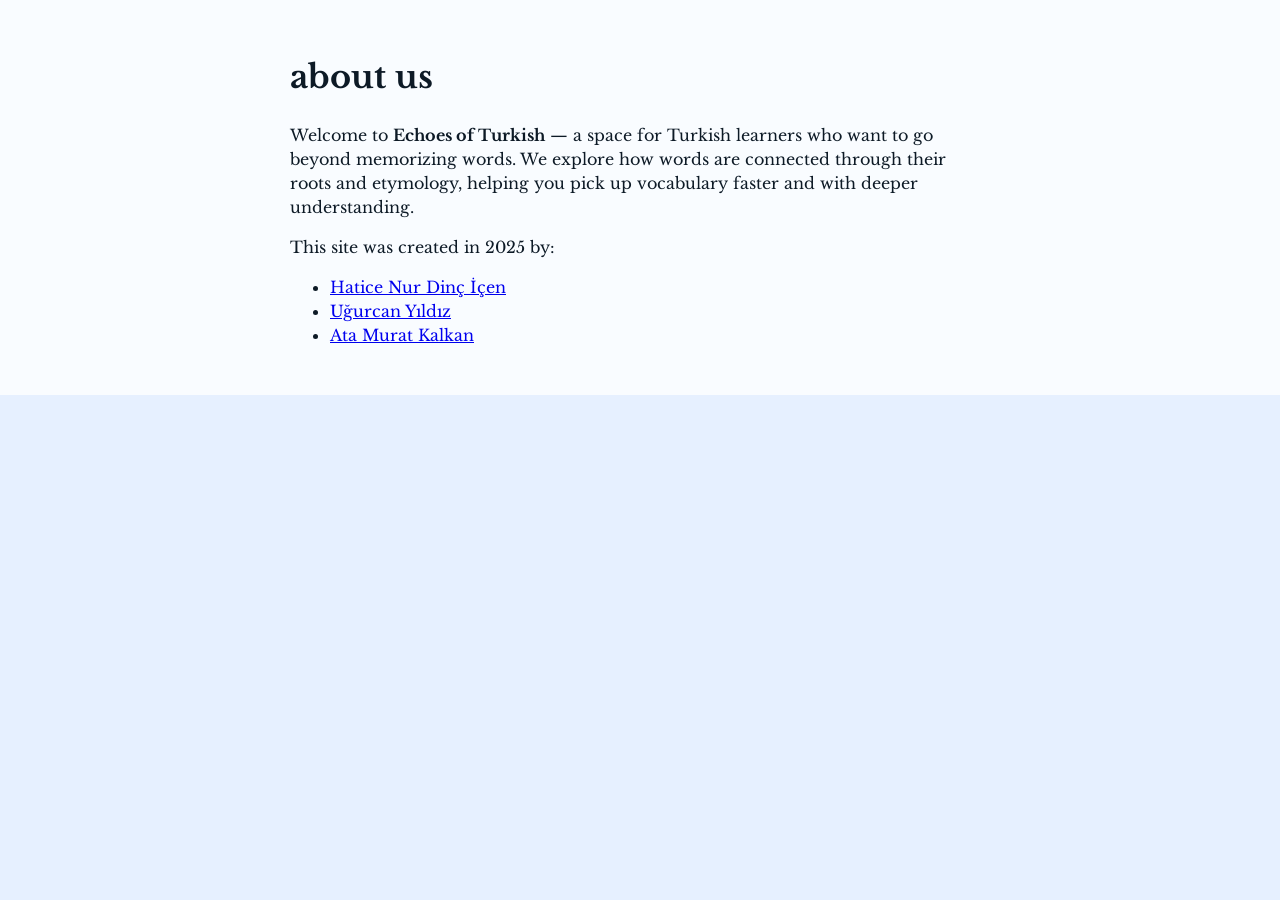
<file: about.html>
<!DOCTYPE html>
<html lang="en">
<head>
  <meta charset="UTF-8" />
  <meta name="viewport" content="width=device-width, initial-scale=1.0" />
  <title>About Us - Echoes of Turkish</title>
  <link rel="stylesheet" href="style.css" />
</head>
<body>
  <div class="page">
    <div class="page-content">
      <h1>about us</h1>
      <p>Welcome to <strong>Echoes of Turkish</strong> — a space for Turkish learners who want to go beyond memorizing words. We explore how words are connected through their roots and etymology, helping you pick up vocabulary faster and with deeper understanding.</p>
      <p>This site was created in 2025 by:</p>
      <ul>
        <li><a href="mailto:icenhaticenur@gmail.com">Hatice Nur Dinç İçen</a></li>
        <li><a href="mailto:ugurcanyildiz34@gmail.com">Uğurcan Yıldız</a></li>
        <li><a href="mailto:atamuratkalkandsi@gmail.com">Ata Murat Kalkan</a></li>
      </ul>
    </div>
  </div>
</body>
</html>
</file>
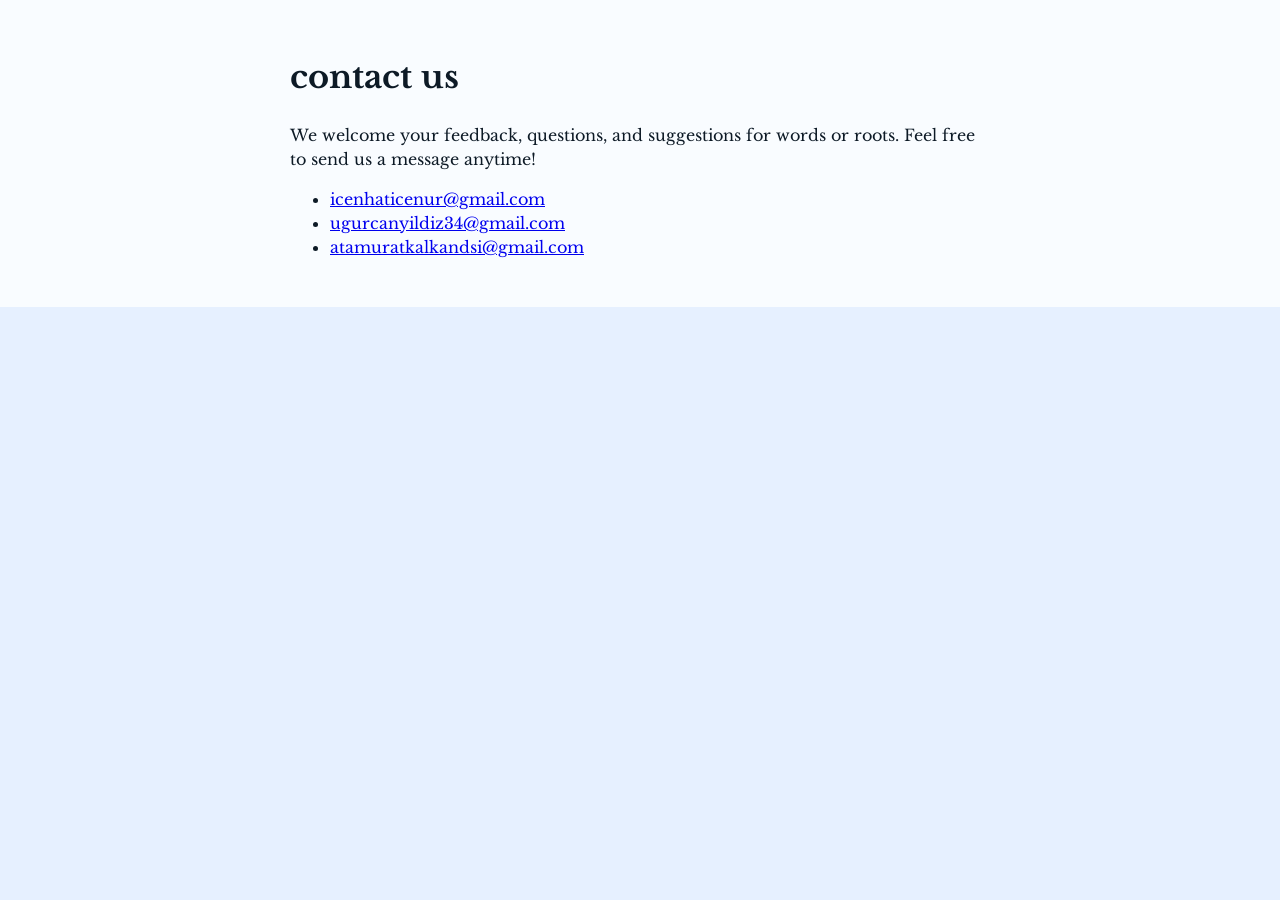
<file: contact.html>
<!DOCTYPE html>
<html lang="en">
<head>
  <meta charset="UTF-8" />
  <meta name="viewport" content="width=device-width, initial-scale=1.0" />
  <title>Contact - Echoes of Turkish</title>
  <link rel="stylesheet" href="style.css" />
</head>
<body>
  <div class="page">
    <div class="page-content">
      <h1>contact us</h1>
      <p>We welcome your feedback, questions, and suggestions for words or roots. Feel free to send us a message anytime!</p>
      <ul>
        <li><a href="mailto:icenhaticenur@gmail.com">icenhaticenur@gmail.com</a></li>
        <li><a href="mailto:ugurcanyildiz34@gmail.com">ugurcanyildiz34@gmail.com</a></li>
        <li><a href="mailto:atamuratkalkandsi@gmail.com">atamuratkalkandsi@gmail.com</a></li>
      </ul>
    </div>
  </div>
</body>
</html>
</file>
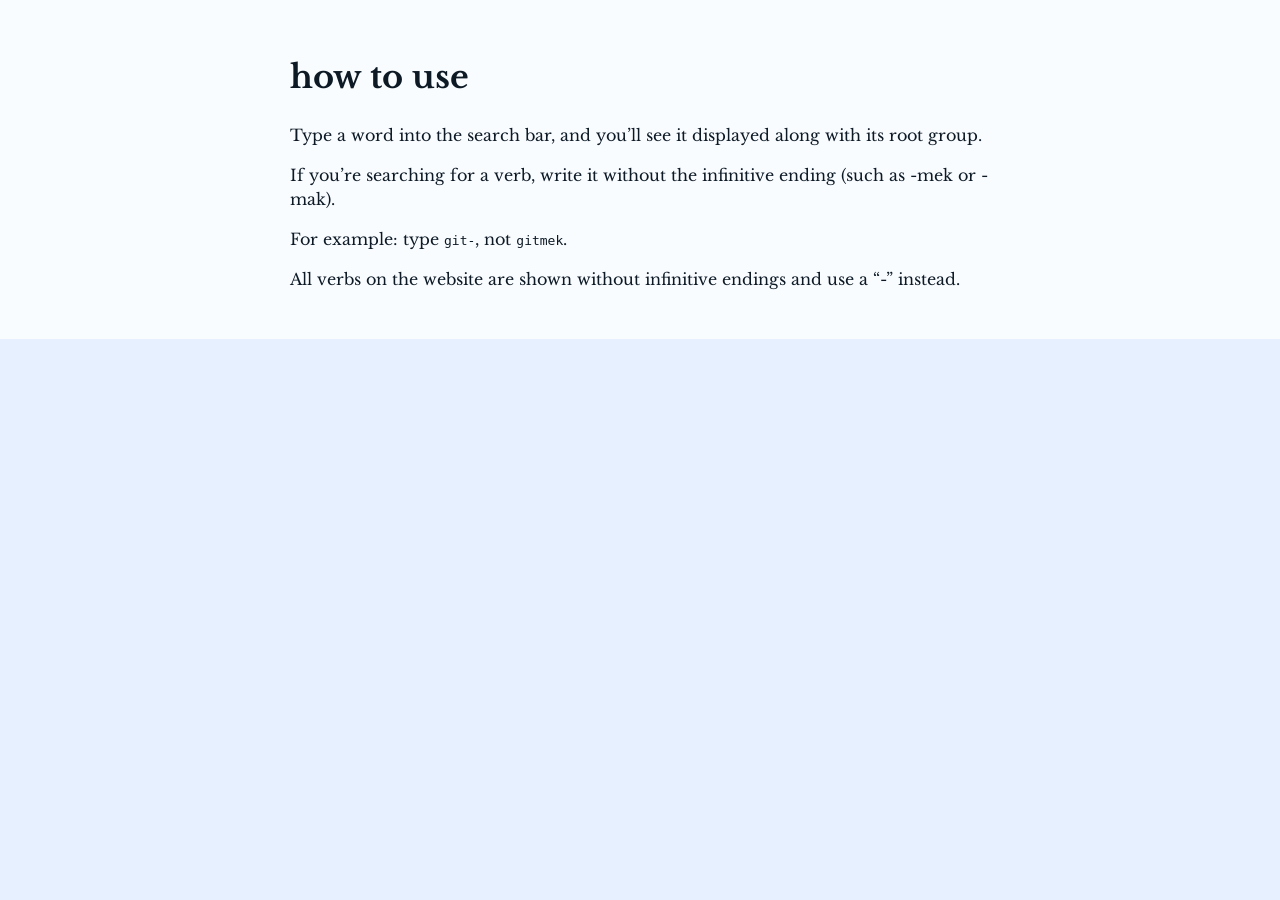
<file: howto.html>
<!DOCTYPE html>
<html lang="en">
<head>
  <meta charset="UTF-8" />
  <meta name="viewport" content="width=device-width, initial-scale=1.0" />
  <title>How to Use - Echoes of Turkish</title>
  <link rel="stylesheet" href="style.css" />
</head>
<body>
  <div class="page">
    <div class="page-content">
      <h1>how to use</h1>
      <p>Type a word into the search bar, and you’ll see it displayed along with its root group.</p>
      <p>If you’re searching for a verb, write it without the infinitive ending (such as -mek or -mak).</p>
      <p>For example: type <code>git-</code>, not <code>gitmek</code>.</p>
      <p>All verbs on the website are shown without infinitive endings and use a “-” instead.</p>
    </div>
  </div>
</body>
</html>
</file>
<file: style.css>
@import url('https://fonts.googleapis.com/css2?family=Libre+Baskerville&display=swap');

body {
  font-family: 'Libre Baskerville', serif;
  margin: 0;
  background-color: #e6f0ff;
  color: #0d1a26;
  line-height: 1.5;
  transition: background-color 0.3s, color 0.3s;
}

header {
  text-align: center;
  padding: 2rem 1rem 1rem;
  font-size: 2.2rem;
  font-weight: bold;
  text-transform: lowercase;
  padding-bottom: 3px; /* Arama çubuğu ile üst kısım arasındaki boşluğu ayarlayın */
}

#searchBar, #toggleDark {
  display: block;
  margin: 10px auto;
  padding: 8px;
}

#searchBar {
  width: 240px;
  font-size: 1rem;
  border-radius: 6px;
  border: 1px solid #ccc;
  margin: 10px auto; /* Üstte ve altta 10px boşluk, yatayda ortala */
  padding: 8px; /* Daha iyi bir görünüm için padding ayarlaması */
  width: 250px; /* Genişliği biraz artırın */
}

#alphabetFilter {
  text-align: center;
  margin: 1rem auto;
  flex-wrap: wrap;
  max-width: 800px;
}

#alphabetFilter button {
  margin: 0.25rem;
  padding: 0.45rem 0.75rem;
  border: none;
  background-color: #d0e5ff;
  color: #0d1a26;
  font-weight: bold;
  border-radius: 6px;
  cursor: pointer;
}

#alphabetFilter button.active {
  background-color: #0d1a26;
  color: white;
}

#toggleDark {
  background-color: #0d1a26;
  color: white;
  border: none;
  font-weight: bold;
  cursor: pointer;
  border-radius: 6px;
}

/* Yeni eklenen navigasyon stili */
nav {
  text-align: center;
  margin-top: 15px;
  margin-bottom: 20px; /* Kelime kartlarıyla arasında boşluk bırakın */
}

nav a {
  text-decoration: none;
  color: #0a2f5c; /* Menü bağlantı rengi */
  margin: 0 10px;
  font-weight: bold;
}

nav a:hover {
  text-decoration: underline;
}

.container {
  display: flex;
  flex-wrap: wrap;
  justify-content: center; /* Kartları yatayda ortala */
  gap: 30px; /* Mevcut boşluk */
  padding: 1rem 2rem;
  gap: 30px; /* Kartlar arasındaki boşluğu artırın */
  max-width: 1200px; /* Maksimum genişlik belirleyerek içeriğin çok yayılmasını engelleyin */
  margin: 0 center; /* Konteyneri yatayda ortala */
}

.flip-card {
  background-color: transparent;
  width: 200px;
  height: 200px;
  perspective: 1000px;
  margin: 10px; /* Kartlar arasında eşit boşluk sağlamak için */
}

.flip-card-inner {
  position: relative;
  width: 100%;
  height: 100%;
  text-align: center;
  transition: transform 0.6s;
  transform-style: preserve-3d;
}

.flip-card-front, .flip-card-back {
  position: absolute;
  width: 100%;
  height: 100%;
  -webkit-backface-visibility: hidden;
  backface-visibility: hidden;
  border-radius: 12px;
  box-shadow: 0 4px 8px rgba(0,0,0,0.1);
  display: flex;
  align-items: center;
  justify-content: center;
  padding: 15px;
  box-sizing: border-box;
}

.flip-card-front {
  background-color: #fff;
  color: #0d1a26;
  font-size: 1.2rem;
  font-weight: bold;
  border: 1px solid #b3d1ff;
}

.flip-card-back {
  background-color: #0a2f5c;
  color: white;
  transform: rotateY(180deg);
  text-align: left;
  font-size: 0.95rem;
  line-height: 1.4;
  border: 1px solid #0a2f5c;
}

.flip-card:hover .flip-card-inner {
  transform: rotateY(180deg);
}


.word-box {
  background-color: white;
  border: 1px solid #b3d1ff;
  border-radius: 12px;
  padding: 1rem;
  width: 260px;
  min-height: 100px;
  box-shadow: 2px 2px 8px rgba(0,0,0,0.1);
  word-wrap: break-word;
  overflow-wrap: anywhere;
  transition: transform 0.2s;
  line-height: 1.6;
}

.word-box:hover {
  transform: scale(1.02);
}

.main-word {
  cursor: pointer;
  font-weight: bold;
}

.sub-word {
  font-size: 0.95rem;
  font-weight: bold;
  margin-left: 1rem;
  padding-top: 0.25rem;
}

.details {
  margin-top: 0.5rem;
}

.arrow {
  float: right;
}

/* Footer stili güncellendi */
footer.site-footer {
  text-align: center;
  padding: 20px; /* İçerik ile footer arasında boşluk bırakın */
  margin-top: 40px; /* İçerik ile footer arasında boşluk bırakın */
  border-top: 1px solid #ccc; /* Üste bir çizgi ekleyebilirsiniz */
  font-size: 0.9em;
  color: #555;
}

footer.site-footer nav a {
    color: #0a2f5c; /* Footer menü bağlantı rengi */
    text-decoration: none;
    margin: 0 10px;
    font-weight: bold;
}

footer.site-footer nav a:hover {
    text-decoration: underline;
}

.page {
  font-family: 'Libre Baskerville', serif;
  padding: 2rem;
  background-color: #f9fcff;
}

.page-content {
  max-width: 700px;
  margin: auto;
}

/* Dark mode */
body.dark {
  background-color: #0d1a26;
  color: #e6f0ff;
}

body.dark .word-box {
  background-color: #1c2d44;
  border-color: #3d5a80;
}

body.dark .sub-word {
  color: #cce6ff;
}

body.dark .main-word {
  color: #ffffff;
}

body.dark #alphabetFilter button.active {
  background-color: #e6f0ff;
  color: #0d1a26;
}
</file>
